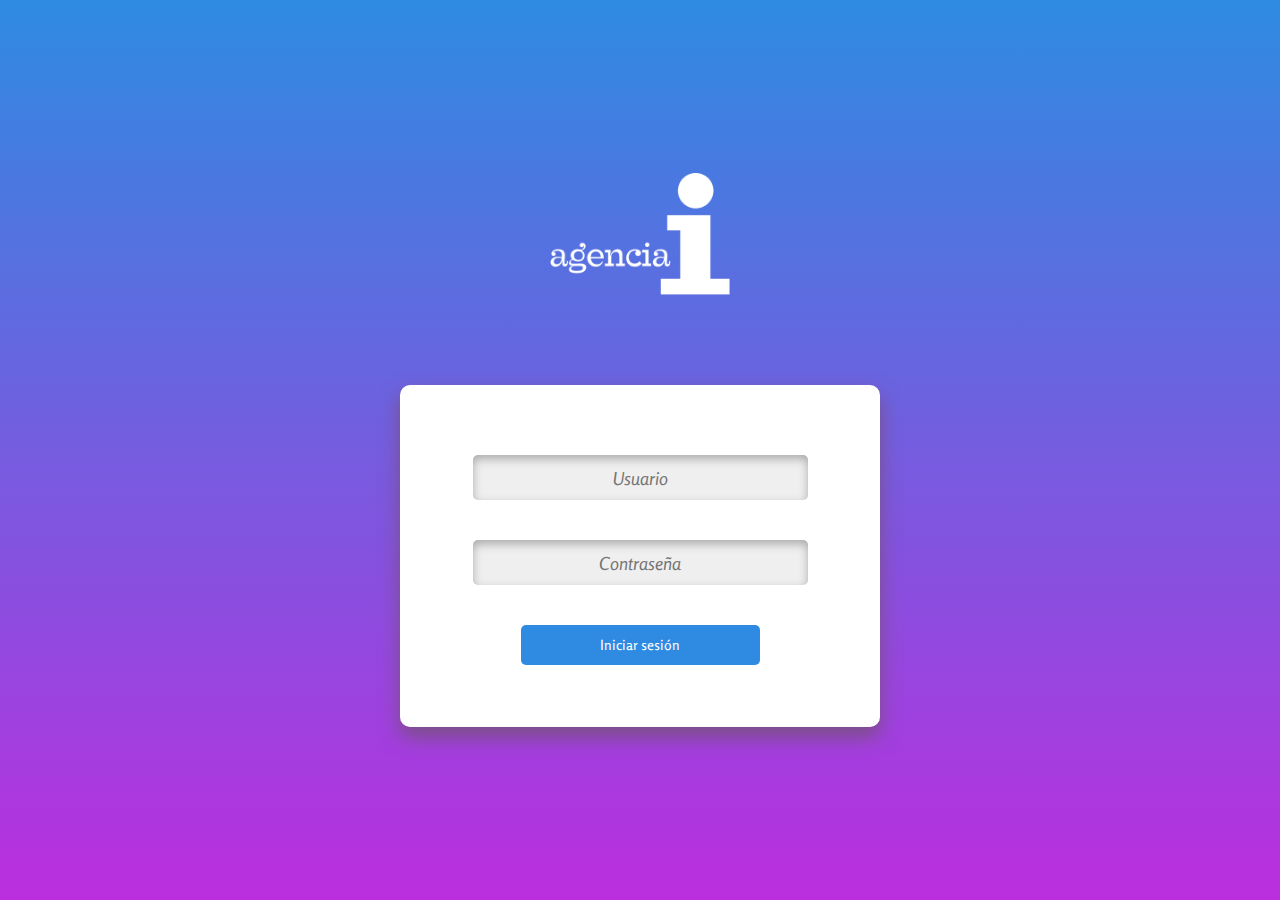
<file: index.html>
<!doctype html>
<html lang="en">
  <head>

    <title>Sistema de ODTs</title>

     <!-- meta -->
    <meta charset="utf-8">
    <meta name="title" content="Sistema de ODTs">
    <meta name="description" content="Sistema de AGENCIAi">
    <meta name="viewport" content="width=device-width, initial-scale=1.0, maximum-scale=1.0, user-scalable=1" />

    <!-- CSS -->
    <link rel="stylesheet" href="https://stackpath.bootstrapcdn.com/bootstrap/3.4.1/css/bootstrap.min.css">
    <link href="https://fonts.googleapis.com/css?family=Rosario:400,400i,700,700i" rel="stylesheet">
    <link href="css/index.css" rel="stylesheet" type="text/css">

    <!-- js -->
    <script src="https://code.jquery.com/jquery-3.3.1.slim.min.js"></script>
    <script src="https://stackpath.bootstrapcdn.com/bootstrap/3.4.1/js/bootstrap.min.js"></script>

  </head>

  <body>
    <section>
      <article class="container">
        <div class="row">

          <div class="cont-login">
            <img src="img/logo.png">

            <div class="cont-form">
              <form action="#">
              
                <input type="text" id="user" name="username" placeholder="Usuario">
                
                <input type="text" style="" id="password" name="password" placeholder="Contraseña">
                
                <a href="./perfil.html" class="btn-enviar">Iniciar sesión</a>
               
                  </form>
            </div>

          </div>

        </div>
      </article>
    </section>
  </body>
</html>
</file>
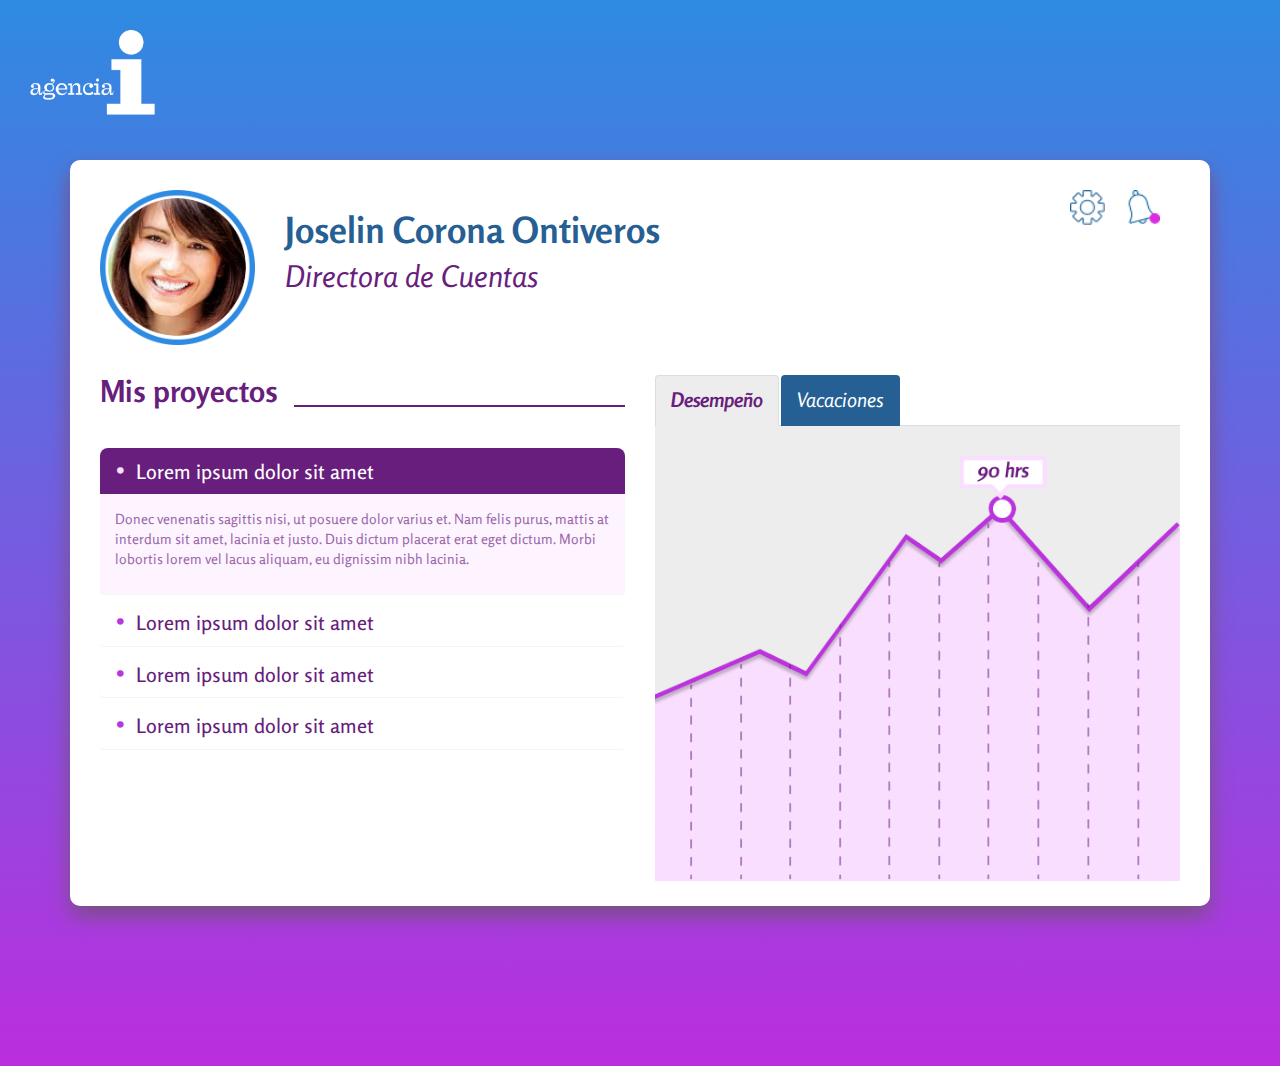
<file: perfil.html>
<!doctype html>
<html lang="en">
  <head>

    <title>Perfil | Sistema de ODTs</title>

    <!-- meta -->
    <meta charset="utf-8">
    <meta name="title" content="Sistema de ODTs">
    <meta name="description" content="Sistema de AGENCIAi">
    <meta name="viewport" content="width=device-width, initial-scale=1.0, maximum-scale=1.0, user-scalable=1" />

    <!-- CSS -->
    <link rel="stylesheet" href="https://stackpath.bootstrapcdn.com/bootstrap/3.4.1/css/bootstrap.min.css">
    <link href="https://fonts.googleapis.com/css?family=Rosario:400,400i,700,700i" rel="stylesheet">
    <link href="css/perfil.css" rel="stylesheet" type="text/css">

    <!-- js -->
    <script src="https://code.jquery.com/jquery-3.3.1.slim.min.js"></script>
    <script src="https://stackpath.bootstrapcdn.com/bootstrap/3.4.1/js/bootstrap.min.js"></script>
    <script src="js/perfil.js"></script>

  </head>

  <body>
    <section>
      <img src="img/logo.png" class="logo-agencia">
      <article class="container">
        <div class="seccion-perfil"> 
          <div class="cont-perfil">

            <div class="row cont-datos"> 
              <div class="col-md-2 col-sm-3 col-xs-5">
                <img src="img/foto-perfil.png" class="foto-perfil">
              </div>

              <div class="col-md-7 col-sm-6 col-xs-7">
                <h1>Joselin Corona Ontiveros</h1>
                <h2>Directora de Cuentas</h2>
              </div>

                <div class="col-md-3 col-sm-3 col-xs-12">
                  <img src="img/notificacion-ico.png" class="icono">
                  <img src="img/ajustes-ico.png" class="icono">
                </div>
            </div>      
              <div class="row"> 

              <!--Izquierda--> 
                <div class="col-md-6 proyectos">
                  <h3>Mis proyectos <div></div></h3>

                  <div class="panel-group" id="accordion">
                    <div class="panel panel-default">
                        <div class="panel-heading panel-1 activo">
                            <h4 class="panel-title">
                                <a data-toggle="collapse" data-parent="#accordion" href="#collapseOne" class="p1"><span class="bullet">&bull;</span> Lorem ipsum dolor sit amet</a>
                            </h4>
                        </div>
                        <div id="collapseOne" class="panel-collapse collapse in">
                            <div class="panel-body">
                                <p>Donec venenatis sagittis nisi, ut posuere dolor varius et. Nam felis purus, mattis at interdum sit amet, lacinia et justo. Duis dictum placerat erat eget dictum. Morbi lobortis lorem vel lacus aliquam, eu dignissim nibh lacinia. </p>
                            </div>
                        </div>
                    </div>
                    <div class="panel panel-default">
                        <div class="panel-heading panel-2">
                            <h4 class="panel-title">
                                <a data-toggle="collapse" data-parent="#accordion" href="#collapseTwo" class="p2"><span class="bullet">&bull;</span> Lorem ipsum dolor sit amet</a>
                            </h4>
                        </div>
                        <div id="collapseTwo" class="panel-collapse collapse">
                            <div class="panel-body">
                                <p>Donec venenatis sagittis nisi, ut posuere dolor varius et. Nam felis purus, mattis at interdum sit amet, lacinia et justo. Duis dictum placerat erat eget dictum. Morbi lobortis lorem vel lacus aliquam, eu dignissim nibh lacinia. </p>
                            </div>
                        </div>
                    </div>
                    <div class="panel panel-default">
                        <div class="panel-heading panel-3">
                            <h4 class="panel-title">
                                <a data-toggle="collapse" data-parent="#accordion" href="#collapseThree" class="p3"><span class="bullet">&bull;</span> Lorem ipsum dolor sit amet</a>
                            </h4>
                        </div>
                        <div id="collapseThree" class="panel-collapse collapse">
                            <div class="panel-body">
                                <p>Donec venenatis sagittis nisi, ut posuere dolor varius et. Nam felis purus, mattis at interdum sit amet, lacinia et justo. Duis dictum placerat erat eget dictum. Morbi lobortis lorem vel lacus aliquam, eu dignissim nibh lacinia. </p>
                            </div>
                        </div>
                    </div>

                    <div class="panel panel-default">
                        <div class="panel-heading panel-4">
                            <h4 class="panel-title">
                                <a data-toggle="collapse" data-parent="#accordion" href="#collapseFour" class="p4"><span class="bullet">&bull;</span> Lorem ipsum dolor sit amet</a>
                            </h4>
                        </div>
                        <div id="collapseFour" class="panel-collapse collapse">
                            <div class="panel-body">
                                <p>Donec venenatis sagittis nisi, ut posuere dolor varius et. Nam felis purus, mattis at interdum sit amet, lacinia et justo. Duis dictum placerat erat eget dictum. Morbi lobortis lorem vel lacus aliquam, eu dignissim nibh lacinia. </p>
                            </div>
                        </div>
                    </div>

                </div>

                </div>

                <!--Derecha-->
                <div class="col-md-6 datos">
                    <ul class="nav nav-tabs">
                      <li class="active"><a class="link" data-toggle="tab" href="#sectionA">Desempeño</a></li>
                      <li><a  class="link" data-toggle="tab" href="#sectionB">Vacaciones</a></li>
                  </ul>
                  <div class="tab-content">
                      <div id="sectionA" class="tab-pane fade in active">
                          <img src="img/grafica.png" class="grafica">
                      </div>
                      <div id="sectionB" class="tab-pane fade">
                          <p>Aún no tienes vacaciones cargadas</p>
                          
                      </div>
                      
                  </div>

                </div>

              <!--Fin Row-->  
              </div>
          </div>
        </div>
      </article>
    </section>
  </body>
</html>
</file>
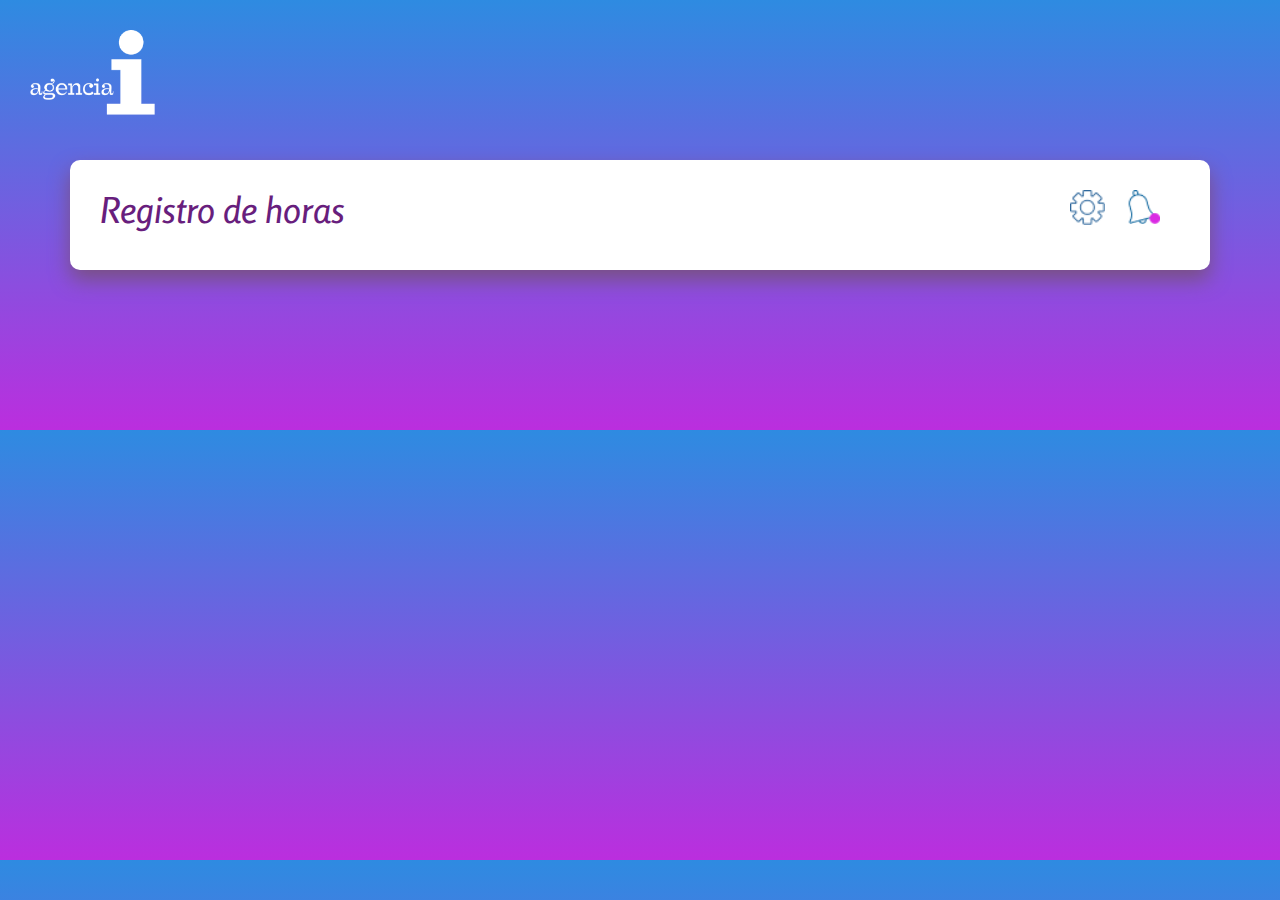
<file: registro-horas.html>
<!doctype html>
<html lang="en">
  <head>

    <title>Perfil | Sistema de ODTs</title>

    <!-- meta -->
    <meta charset="utf-8">
    <meta name="title" content="Sistema de ODTs">
    <meta name="description" content="Sistema de AGENCIAi">
    <meta name="viewport" content="width=device-width, initial-scale=1.0, maximum-scale=1.0, user-scalable=1" />

    <!-- CSS -->
    <link rel="stylesheet" href="https://stackpath.bootstrapcdn.com/bootstrap/3.4.1/css/bootstrap.min.css">
    <link href="https://fonts.googleapis.com/css?family=Rosario:400,400i,700,700i" rel="stylesheet">
    <link href="css/registro.css" rel="stylesheet" type="text/css">

    <!-- js -->
    <script src="https://code.jquery.com/jquery-3.3.1.slim.min.js"></script>
    <script src="https://stackpath.bootstrapcdn.com/bootstrap/3.4.1/js/bootstrap.min.js"></script>
    <script src="js/perfil.js"></script>

  </head>

  <body>
    <section>
      <img src="img/logo.png" class="logo-agencia">
      <article class="container">
        <div class="seccion-perfil"> 
          <div class="cont-carga">

            <!--opciones--> 
            <div class="row"> 
              
              <div class="col-md-9">
                <h1>Registro de horas</h1>
              </div>

                <div class="col-md-3 col-sm-3 col-xs-12">
                  <img src="img/notificacion-ico.png" class="icono">
                  <img src="img/ajustes-ico.png" class="icono">
                </div>
            </div> 

        

          
          </div>

        </div>
      </article>
    </section>
  </body>
</html>
</file>
<file: css/index.css>
body {
    background: linear-gradient(to bottom, #2e8be1 0%, #bb2ede 100%);
    height: 100vh;
    font-family: 'Rosario', sans-serif;
}

.container { 
	height: 100vh;
	display: table; 
} 
.row { 
	display: table-cell;
	vertical-align: middle;z
}

.cont-login {
	width: 480px;
	margin: 0 auto;
	text-align: center;
}

.cont-login img {
	width: 180px;
	margin-bottom: 10vh;
}

input {
	font-size: 18px;
    width:335px; 
    height:45px; 
    background-color: #efefef; 
    border-radius: 5px; 
    text-align: center; 
    font-style: italic; 
    border: none;
    box-shadow: inset 0px 4px 10px 0px rgba(171,171,171,1);
    margin-bottom: 40px;
}

.btn-enviar {
	width:239px; 
	background-color: #2e8be1; 
	border-radius: 5px; 
	color: white;
	box-shadow: none;
	font-style: normal;
	display: inline-block;
	padding: 10px 0;
	transition: background-color .3s ease-out;
}

.btn-enviar:hover {
	color: white;
	text-decoration: none;
	background-color: #388fee; 
}

.cont-form {
	width: 100%;
    height: 342px;
    background-color: white;
    box-shadow: rgb(121, 80, 131) 0px 10px 20px;
    border-radius: 10px;
    padding: 70px 30px 0px 30px; 
}


@media (max-width: 992px){

	.cont-login {
		width: 380px;
		margin: 0 auto;
		text-align: center;
	}
	.cont-form {
		width: 100%;
	    height: 300px;
	}
	input {
		font-size: 16px;
	    height:40px;
	    width: 100%;
	    margin-bottom: 30px;
	}
	.cont-form {
		padding: 60px 30px 0px 30px; 
	}
	.cont-login img {
		width: 150px;
		margin-bottom: 8vh;
	}    
}

@media (max-width: 480px){

	.cont-login {
		width: 100%;
	}

	input { width: 100%;}

	.btn-enviar {
		width:225px; 
	}
}
</file>
<file: css/perfil.css>
body {
    background: linear-gradient(to bottom, #2e8be1, #bb2ede );
   
    background-size: 100%;
    font-family: 'Rosario', sans-serif;
    padding-top: 160px;
    padding-bottom: 160px;
}

h1 { 
	color:#265f94;
	font-weight: 700; }

h2 { 
	color:#681e7d;
	font-weight: 400;
	font-style:italic; margin-top: 0px;  }

h3 { 
	color:#681e7d;
	font-weight: 700;
	font-size: 30px;
	font-style:normal; margin-top: 0px;
	margin-bottom: 40px;  }	

h3 div{ 

width: 63%;
background-color:#681e7d;
height: 2px; 
float: right;
margin-top: 30px;

 }			


.logo-agencia {
	width: 125px;
	position: absolute;
	top:30px;
	left: 30px;
}



.cont-datos{
	padding-bottom: 30px;
}

.cont-perfil {
	width: 100%;
	margin: 0 auto;
	
	background-color: white;
    box-shadow: rgb(121, 80, 131) 0px 10px 20px;
    border-radius: 10px;
    padding: 30px 30px 30px 30px;
    overflow: hidden;
    height: auto;
}

.foto-perfil {
	width: 100%;
}

.icono { 
float: right;
width: 35px;
margin-right: 20px; }

.grafica {
	width: 100%;
}

.bullet {
	color:#b837db;
	font-size: 24px;
	padding-right: 5px;
}

.tab-pane {
	background-color: #ededed;
	padding-top: 30px;
	height: 450px;
}

.tab-pane p {
	font-size: 20px;
	margin-left:15px;
}

.proyectos .panel-heading {
	background-color: transparent;
	border-bottom:none;
	border-top-left-radius: 8px;
    border-top-right-radius: 8px;
}


.proyectos .panel-heading.activo {
	background-color: #681e7d;
}
.proyectos .panel-heading.activo .panel-title {
	color: #fff;
	text-decoration: none !important;
}

.proyectos .panel-heading.activo .bullet {
	color: #f8dffe;
}

a:focus, a:hover { text-decoration: none !important; }

.datos li a:hover{
	background-color: #ededed;
	color:#681e7d;
	font-size: 20px;
	font-weight: 700;
	font-style: italic;
}

.datos li.active a{
	background-color: #ededed;
	color:#681e7d;
	font-size: 20px;
	font-weight: 700;
	font-style: italic;
}

.datos li.active a:focus{
	background-color: #ededed;
	color:#681e7d;
	font-size: 20px;
	font-weight: 700;
	font-style: italic;
}

.datos li a{
	background-color: #265f94;
	color:#fff;
	font-size: 20px;
	font-weight: 400;
	font-style: italic;
}

.proyectos .panel-title {
	color: #681e7d;
	font-size: 20px;
}

.proyectos .panel-default {
	border:none;
}

.proyectos .panel-body {
	border-top:none !important;
	background-color: #fdf4ff;
	color:#9b67aa;
}

@media (max-width: 1200px){

	.tab-pane {height: 375px;}
	.foto-perfil {
    	width: 120px;
	}
	h3 div {
    width: 53%;}
}

@media (max-width: 992px){
	h3 div {
    	width: 70%;
    	}

    body { padding-bottom: 40px; }

    .tab-pane {height: auto;}

    .tab-pane p {
    padding-bottom: 30px;
	}
}

@media (max-width: 768px){

	.col-xs-5{
		width: 140px;
	}

	.col-xs-7{
		width: 420px;
	}

	.col-xs-12{
		margin-top:10px;
	}

	h3 div {
    	width: 100%;
		margin-top: 5px;}

	h1 {
    	font-size: 30px;
	}

	h2 {
    	font-size: 22px;
	}

	h3 {
    	font-size: 20px;
	}

	.proyectos .panel-title {
    	color: #681e7d;
    	font-size: 16px;
	}

	.datos li.active a {
	    font-size: 16px;
	}

	.datos li a:hover{
		font-size: 16px;
	
	}

	.datos li.active a:focus{
		
		font-size: 16px;
	}

	.datos li a{
	
		font-size: 16px;

	}

}

@media (max-width: 620px){

	.icono {
    	float: left;
    	width: 30px;
    	margin-right: 20px;
	}

	.col-xs-5{
		width: 100px;
	}

	.col-xs-7{
		width: 120px;
		padding: 0px;
	}

	.foto-perfil {
    	width: 100%;
	}

	h3 div {
    	width: 100%;
		margin-top: 5px;}

	h1 {
    	font-size: 18px;
    	margin-top: 0px;
	}

	h2 {
    	font-size: 14px;
	}

	h3 {
    	font-size: 20px;
	}

	.proyectos .panel-title {
    	color: #681e7d;
    	font-size: 16px;
	}

	.datos li.active a {
	    font-size: 16px;
	}

	.datos li a:hover{
		font-size: 16px;
	
	}

	.datos li.active a:focus{
		
		font-size: 16px;
	}

	.datos li a{
	
		font-size: 16px;

	}

	.logo-agencia {
	    width: 90px;
	    position: absolute;
	    top: 20px;
	    left: 20px;
	}

	body {
    padding-top: 110px;
}
}
</file>
<file: css/registro.css>
body {
    background: linear-gradient(to bottom, #2e8be1, #bb2ede );
   
    background-size: 100%;
    font-family: 'Rosario', sans-serif;
    padding-top: 160px;
    padding-bottom: 160px;
}

h1 { 
	color:#681e7d;s
	font-weight: 700;
	font-style: italic;
	margin-top: 0px; }

.logo-agencia {
	width: 125px;
	position: absolute;
	top:30px;
	left: 30px;
}

.cont-carga {
	width: 100%;
	margin: 0 auto;
	
	background-color: white;
    box-shadow: rgb(121, 80, 131) 0px 10px 20px;
    border-radius: 10px;
    padding: 30px 30px 30px 30px;
    overflow: hidden;
    height: auto;
}

.icono { 
	float: right;
	width: 35px;
	margin-right: 20px; 
}

@media (max-width: 992px){
	body { padding-bottom: 40px; }
}


@media (max-width: 620px){
	.logo-agencia {
	    width: 90px;
	    position: absolute;
	    top: 20px;
	    left: 20px;
	}

	body {
    	padding-top: 110px;
	}
}
</file>
